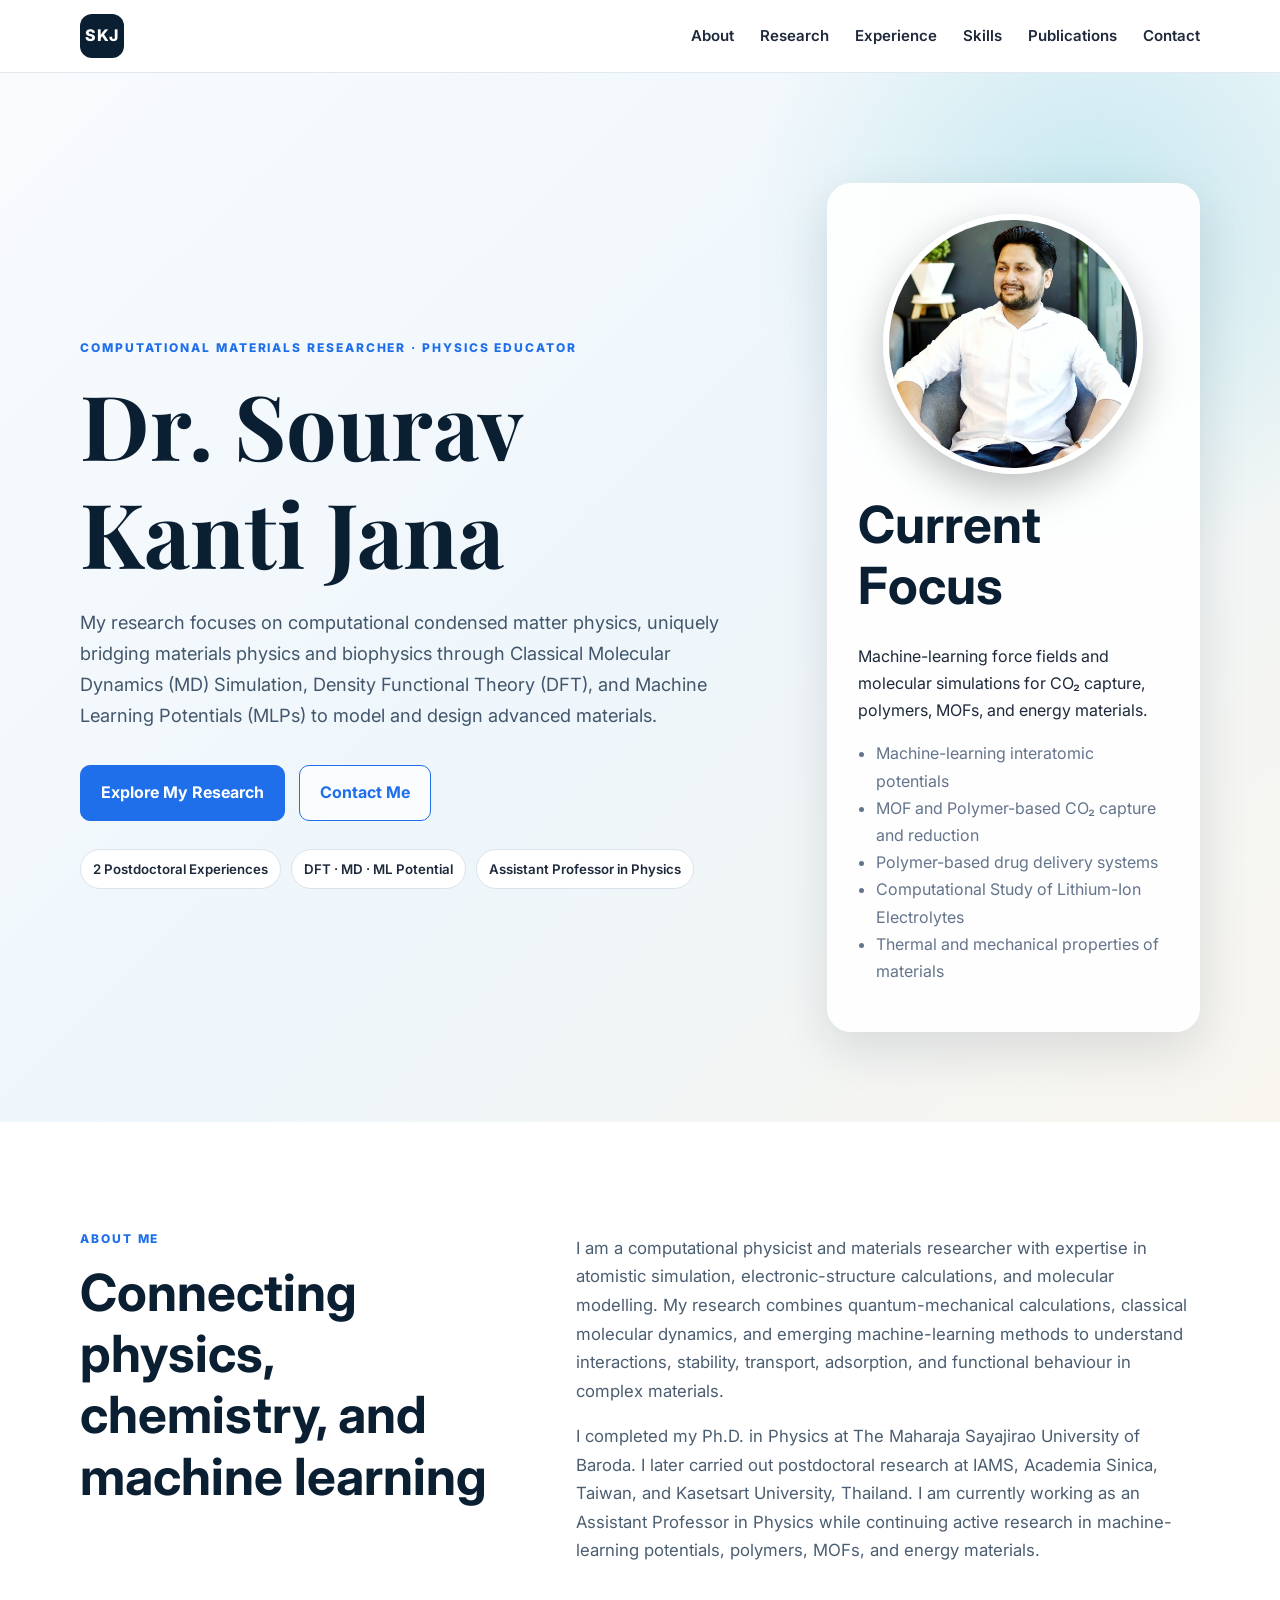
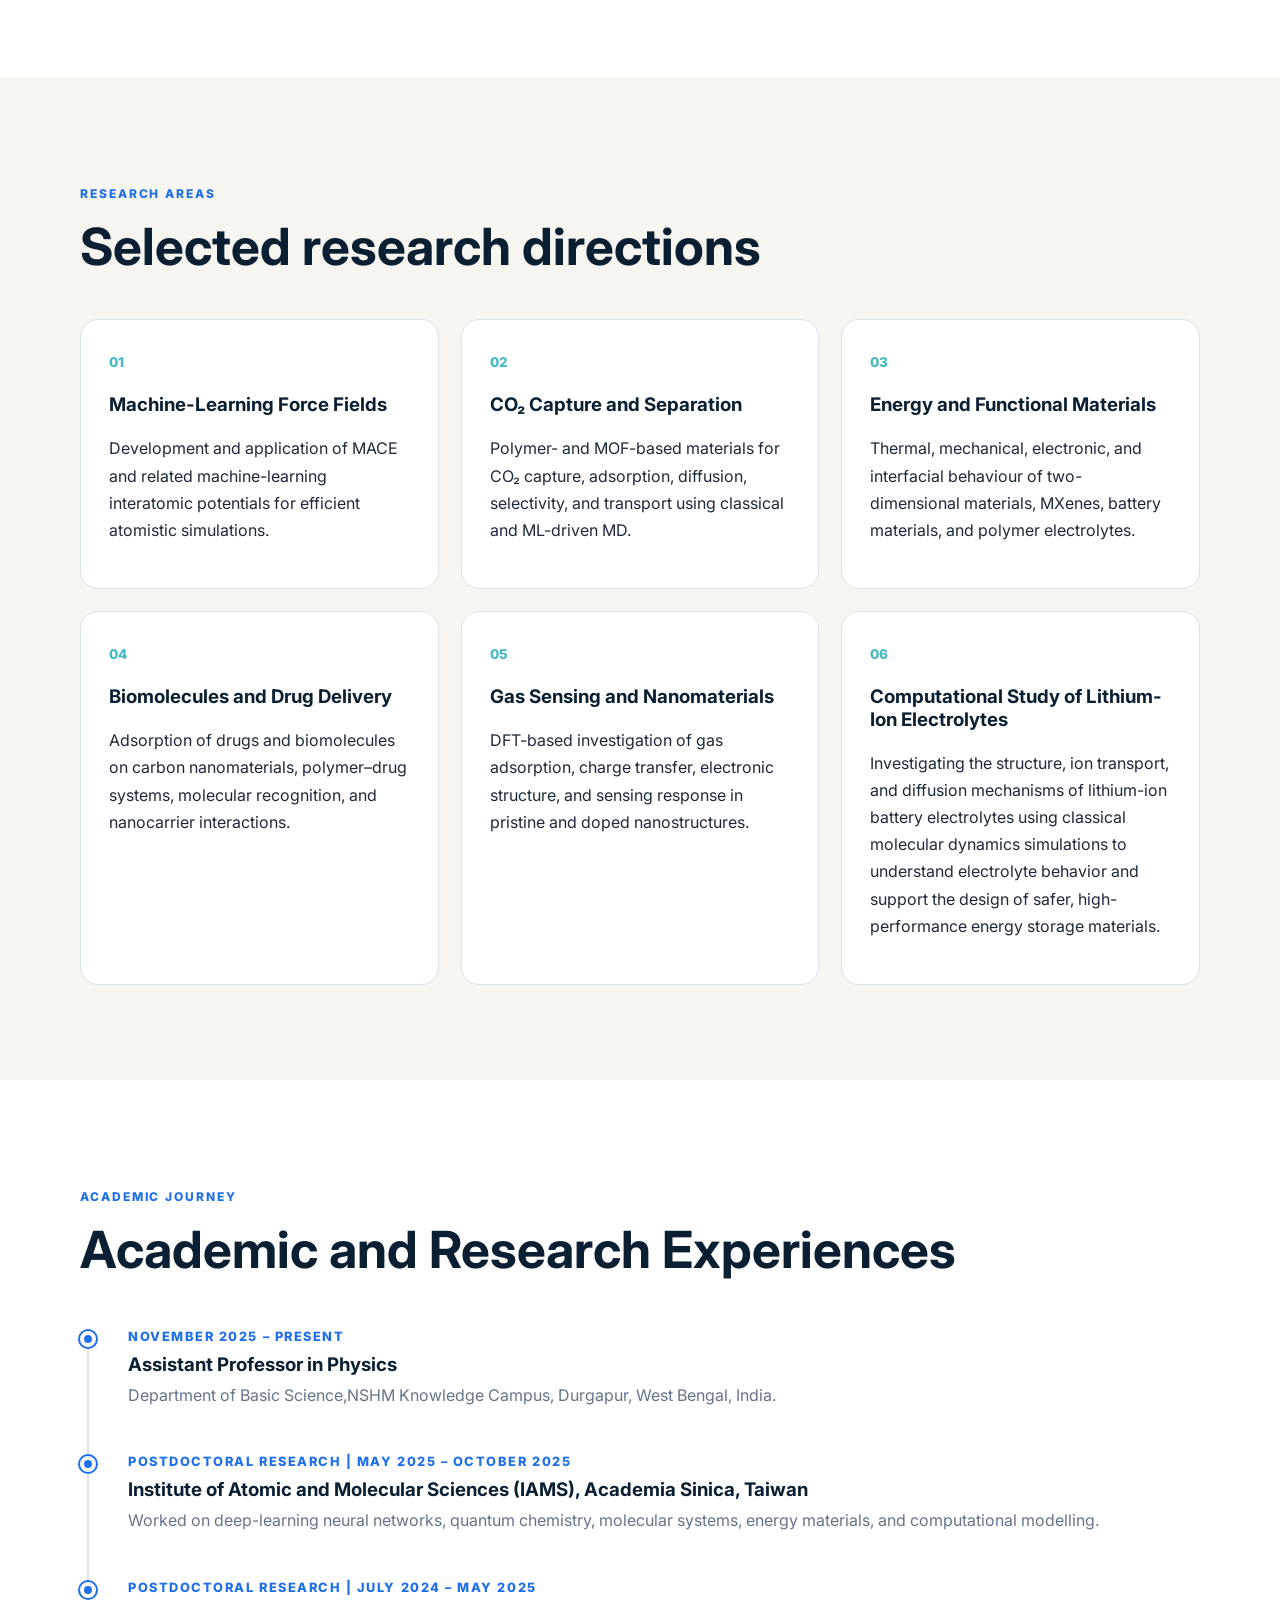
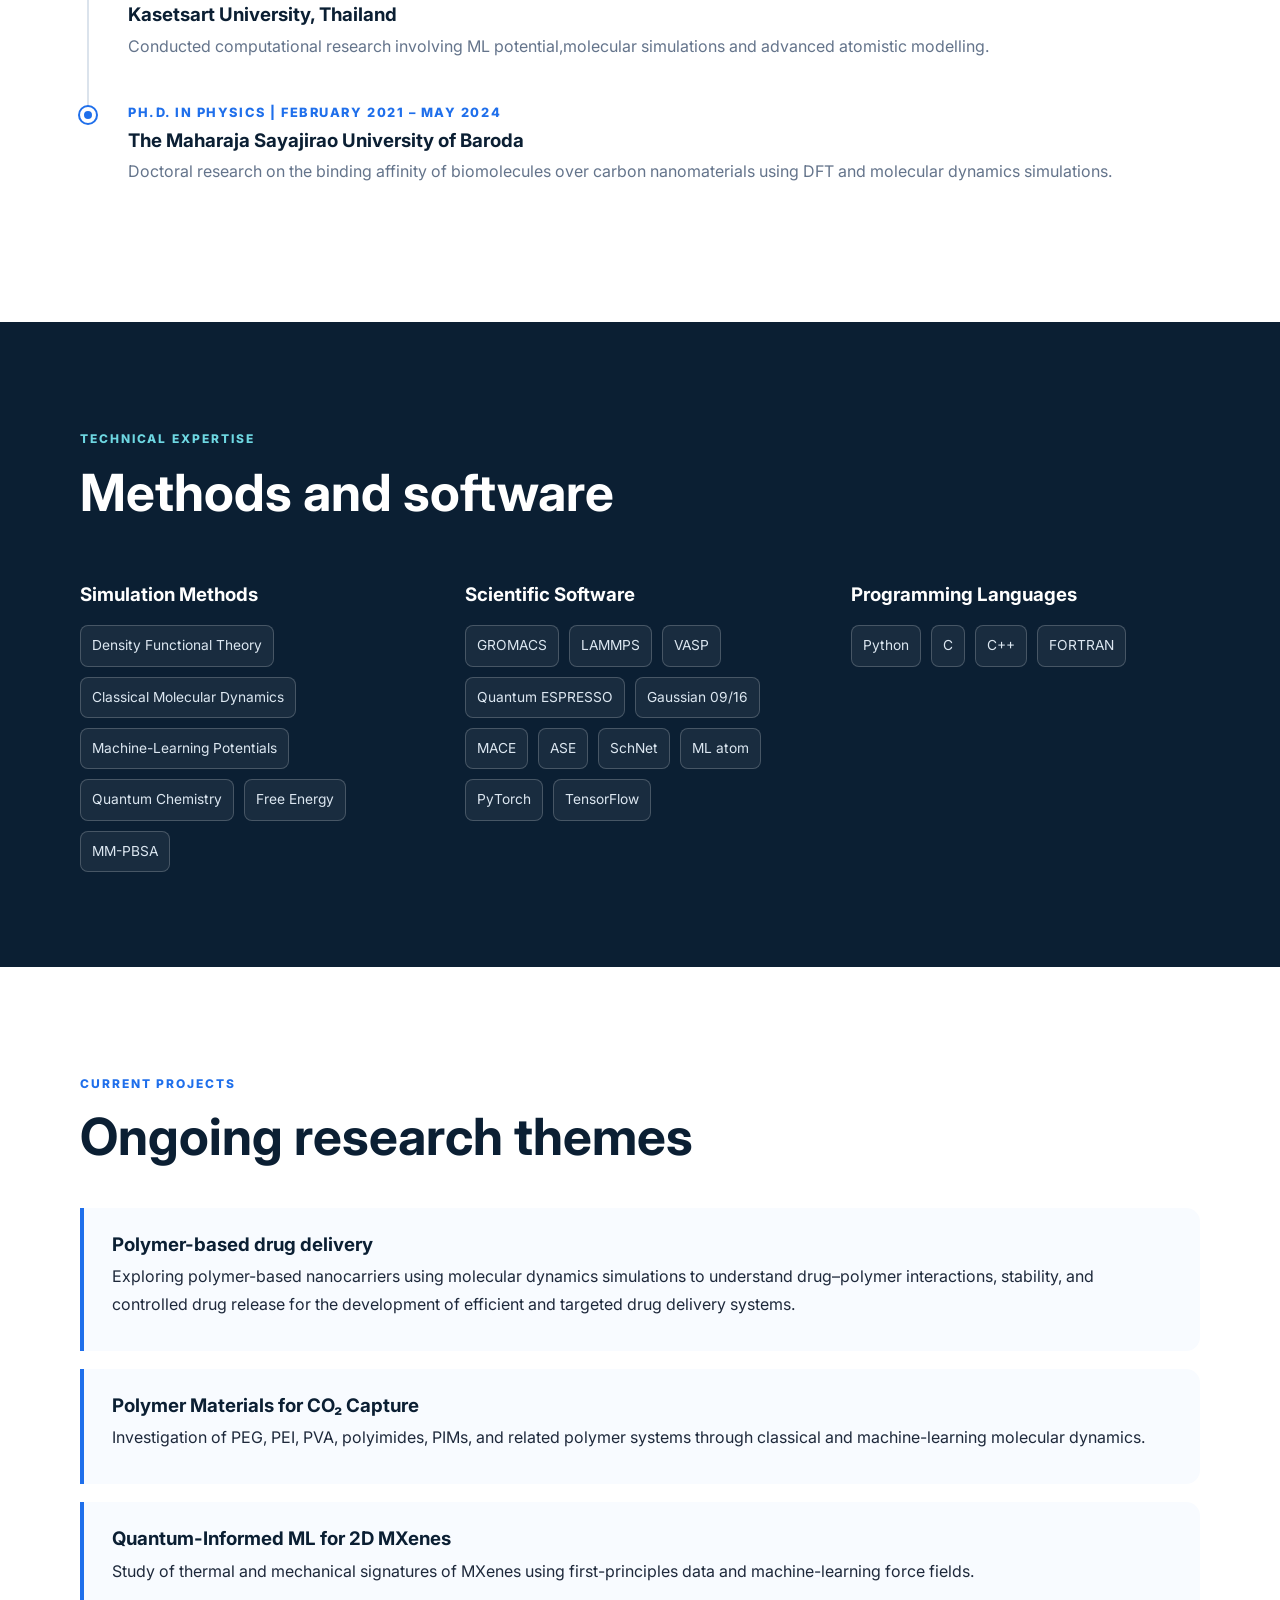
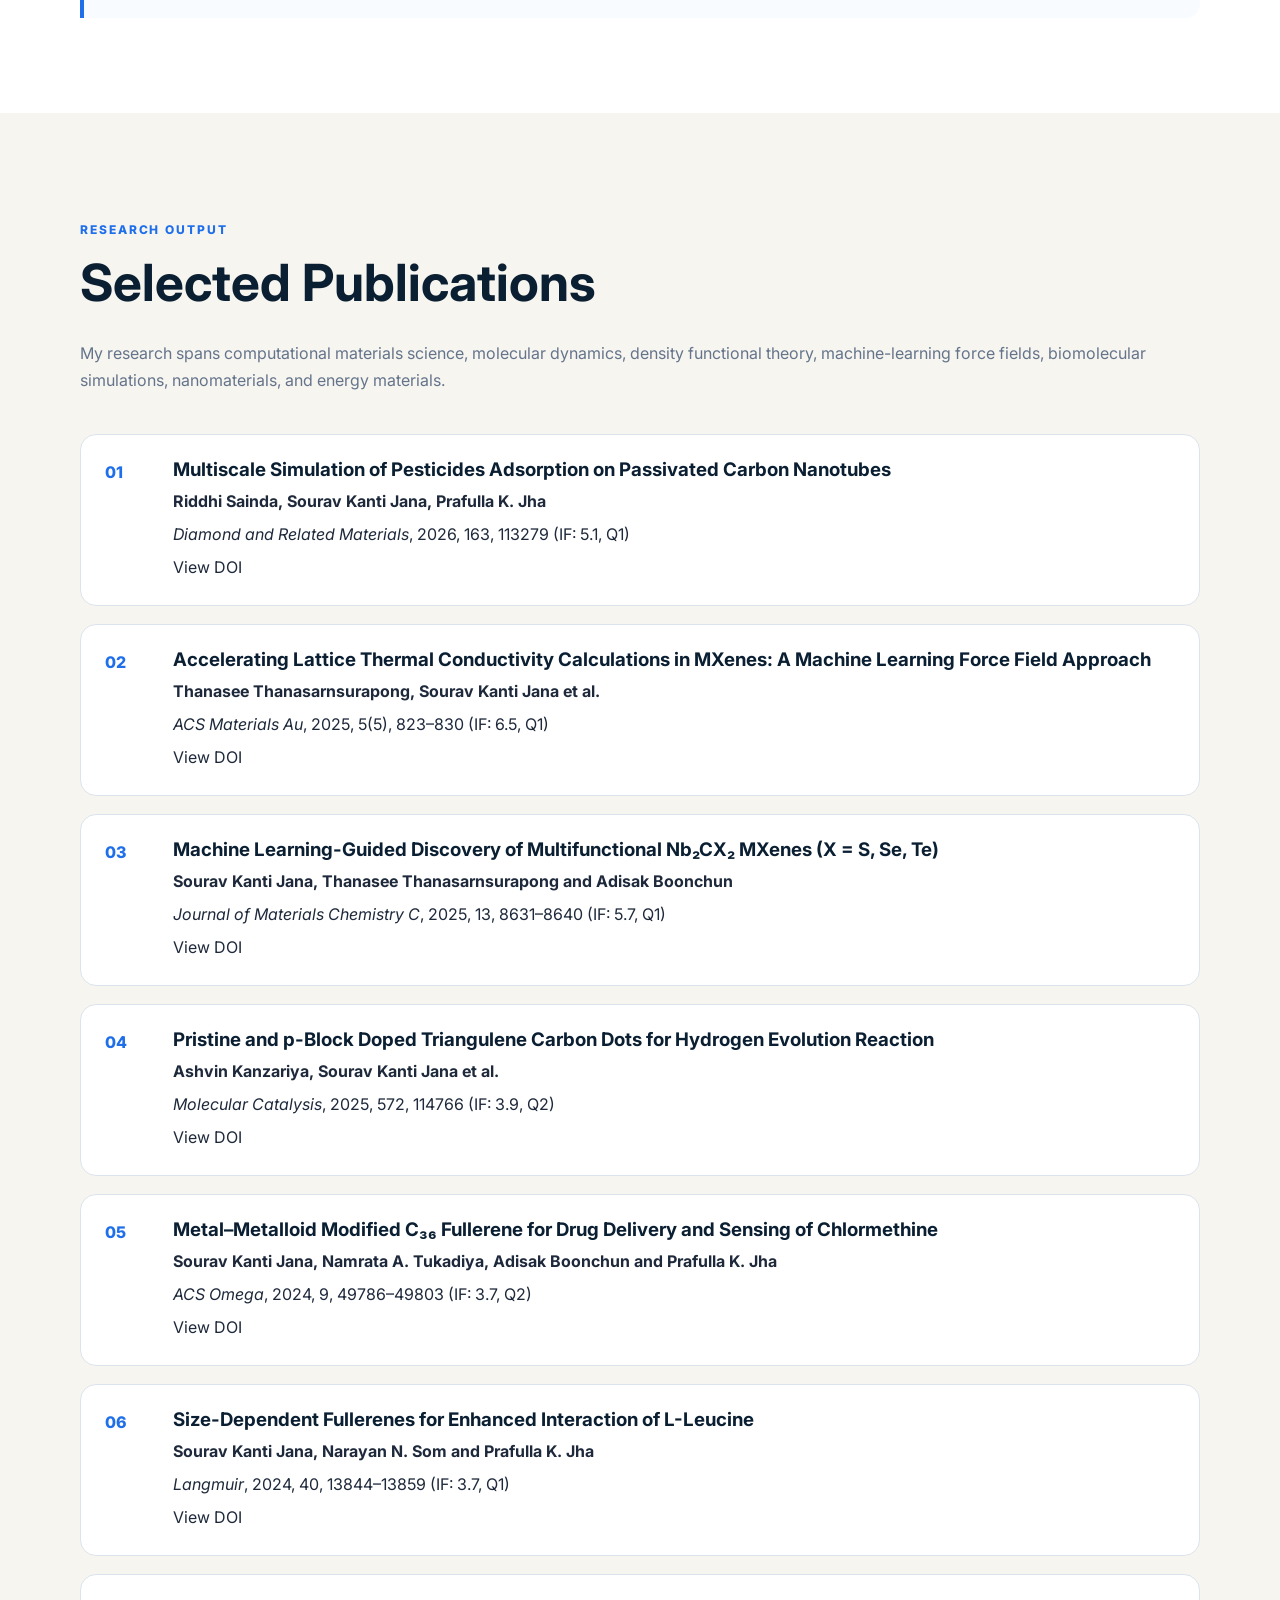
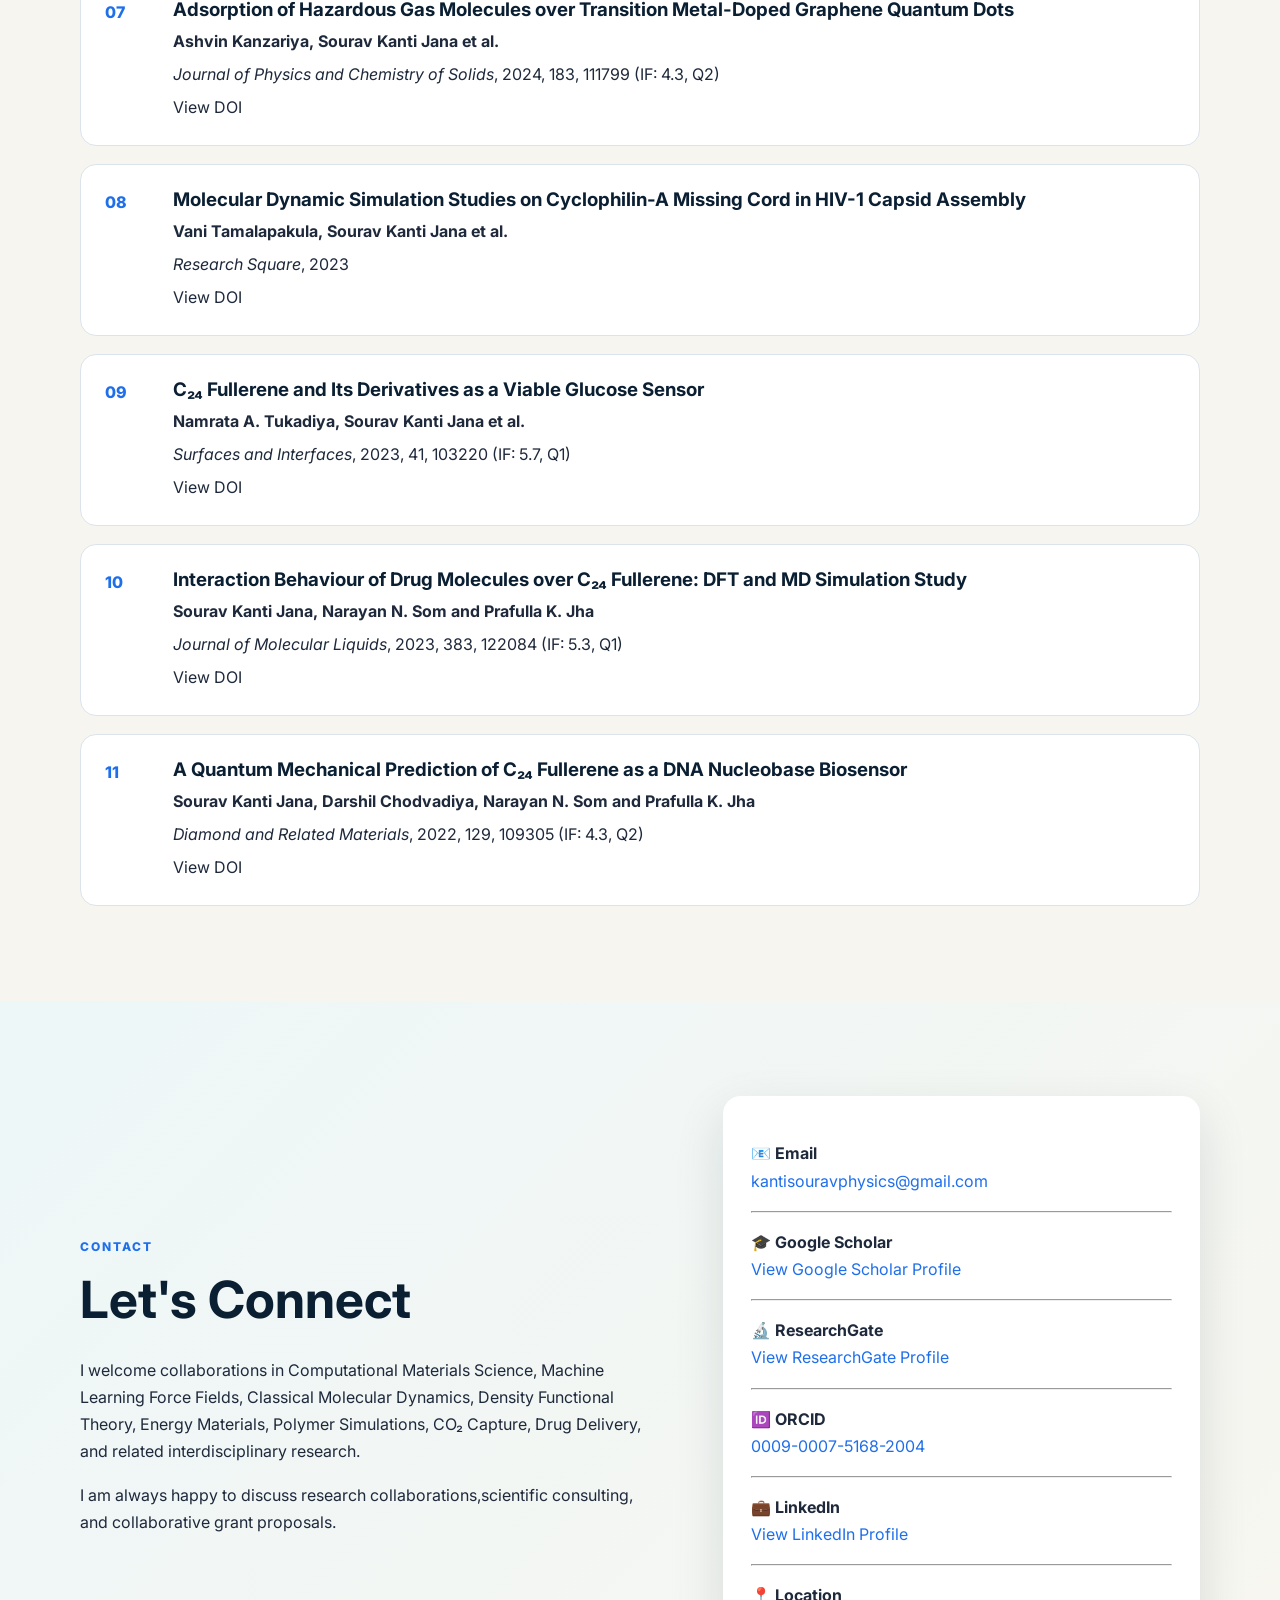
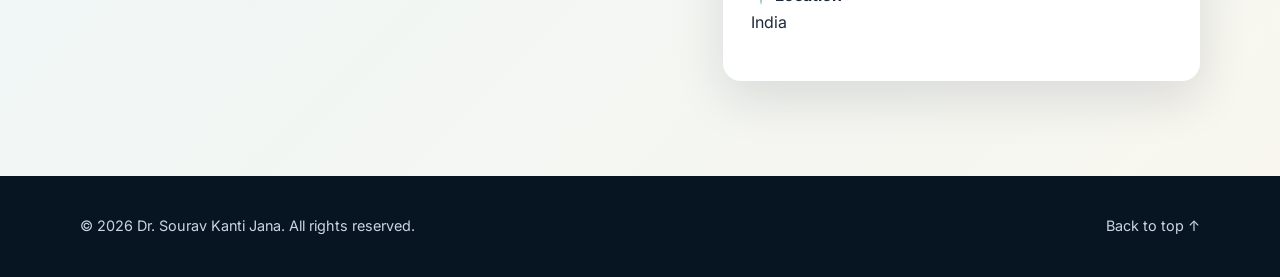
<file: index.html>
<!DOCTYPE html>
<html lang="en">
<head>

  <meta charset="UTF-8" />
  <meta name="viewport" content="width=device-width, initial-scale=1.0" />

  <!-- SEO -->
  <title>Dr. Sourav Kanti Jana | Computational Materials Researcher | Machine Learning Potentials | Molecular Dynamics | Density Functional Theory</title>

  <meta
    name="description"
    content="Official academic website of Dr. Sourav Kanti Jana. Assistant Professor and Computational Materials Researcher specializing in Machine Learning Potentials, Computational Condensed Matter Physics, Density Functional Theory (DFT), Molecular Dynamics (MD), CO₂ Capture, Polymer Simulations, Energy Materials, MXenes, Battery Materials, and Drug Delivery."
  />

  <meta
    name="keywords"
    content="Sourav Kanti Jana, Dr. Sourav Kanti Jana, Computational Materials Science, Computational Condensed Matter Physics, Machine Learning Potentials, MACE, Molecular Dynamics, Density Functional Theory, DFT, LAMMPS, GROMACS, VASP, CO2 Capture, Polymer Simulation, Energy Materials, MXenes, Battery Materials, Drug Delivery, Assistant Professor, Computational Physics"
  />

  <meta name="author" content="Dr. Sourav Kanti Jana" />

  <!-- Open Graph (Social Media Preview) -->
  <meta property="og:title" content="Dr. Sourav Kanti Jana | Computational Materials Researcher" />
  <meta
    property="og:description"
    content="Official academic website showcasing research in Machine Learning Potentials, Molecular Dynamics, Density Functional Theory, Computational Condensed Matter Physics, Energy Materials, and CO₂ Capture."
  />
  <meta property="og:type" content="website" />
  <meta property="og:url" content="https://souravkantijana.github.io/" />

  <!-- Google Fonts -->
  <link rel="preconnect" href="https://fonts.googleapis.com">
  <link rel="preconnect" href="https://fonts.gstatic.com" crossorigin>

  <link
    href="https://fonts.googleapis.com/css2?family=Inter:wght@400;500;600;700;800&family=Playfair+Display:wght@700&display=swap"
    rel="stylesheet"
  >

  <!-- Main CSS -->
  <link rel="stylesheet" href="style.css" />

</head>
<body>
  <header class="site-header">
    <div class="container nav-wrap">
      <a class="brand" href="#home">SKJ</a>
      <button class="menu-toggle" aria-label="Toggle navigation">☰</button>
      <nav class="nav-links">
        <a href="#about">About</a>
        <a href="#research">Research</a>
        <a href="#experience">Experience</a>
        <a href="#skills">Skills</a>
        <a href="#publications">Publications</a>
        <a href="#contact">Contact</a>
      </nav>
    </div>
  </header>

  <main>
    <section id="home" class="hero">
      <div class="container hero-grid">
        <div>
          <p class="eyebrow">Computational Materials Researcher · Physics Educator</p>
          <h1>Dr. Sourav Kanti Jana</h1>
          <p class="hero-text">
            My research focuses on
computational condensed matter physics, uniquely bridging materials physics and
biophysics through Classical Molecular Dynamics (MD) Simulation, Density Functional
Theory (DFT), and Machine Learning Potentials (MLPs) to model and design advanced
materials.
          </p>
         <div class="hero-actions">
    <a class="btn primary" href="#research">Explore My Research</a>

    <a class="btn secondary" href="#contact">
        Contact Me
    </a>
</div>
          <div class="quick-facts">
            <span>2 Postdoctoral Experiences</span>
            <span>DFT · MD · ML Potential</span>
            <span>Assistant Professor in Physics</span>
          </div>
        </div>

        <aside class="profile-card">
          <img src="assets/images/profile.jpg"
     alt="Dr. Sourav Kanti Jana"
     class="profile-image">
          <h2>Current Focus</h2>
          <p>Machine-learning force fields and molecular simulations for CO₂ capture, polymers, MOFs, and energy materials.</p>
          <ul>
            <li>Machine-learning interatomic potentials</li>
            <li>MOF and Polymer-based CO₂ capture and reduction</li>
            <li>Polymer-based drug delivery systems</li>
            <li>Computational Study of Lithium-Ion Electrolytes</li>
            <li>Thermal and mechanical properties of materials</li>
          </ul>
        </aside>
      </div>
    </section>

    <section id="about" class="section">
      <div class="container two-column">
        <div>
          <p class="section-label">About Me</p>
          <h2>Connecting physics, chemistry, and machine learning</h2>
        </div>
        <div class="prose">
          <p>
            I am a computational physicist and materials researcher with expertise in atomistic
            simulation, electronic-structure calculations, and molecular modelling. My research
            combines quantum-mechanical calculations, classical molecular dynamics, and emerging
            machine-learning methods to understand interactions, stability, transport, adsorption,
            and functional behaviour in complex materials.
          </p>
          <p>
            I completed my Ph.D. in Physics at The Maharaja Sayajirao University of Baroda. I later
            carried out postdoctoral research at IAMS, Academia Sinica, Taiwan, and Kasetsart
            University, Thailand. I am currently working as an Assistant Professor in Physics while
            continuing active research in machine-learning potentials, polymers, MOFs, and energy materials.
          </p>
        </div>
      </div>
    </section>

    <section id="research" class="section alt-bg">
      <div class="container">
        <p class="section-label">Research Areas</p>
        <h2>Selected research directions</h2>
        <div class="card-grid">
          <article class="research-card">
            <span class="card-number">01</span>
            <h3>Machine-Learning Force Fields</h3>
            <p>Development and application of MACE and related machine-learning interatomic potentials for efficient atomistic simulations.</p>
          </article>
          <article class="research-card">
            <span class="card-number">02</span>
            <h3>CO₂ Capture and Separation</h3>
            <p>Polymer- and MOF-based materials for CO₂ capture, adsorption, diffusion, selectivity, and transport using classical and ML-driven MD.</p>
          </article>
          <article class="research-card">
            <span class="card-number">03</span>
            <h3>Energy and Functional Materials</h3>
            <p>Thermal, mechanical, electronic, and interfacial behaviour of two-dimensional materials, MXenes, battery materials, and polymer electrolytes.</p>
          </article>
          <article class="research-card">
            <span class="card-number">04</span>
            <h3>Biomolecules and Drug Delivery</h3>
            <p>Adsorption of drugs and biomolecules on carbon nanomaterials, polymer–drug systems, molecular recognition, and nanocarrier interactions.</p>
          </article>
          <article class="research-card">
            <span class="card-number">05</span>
            <h3>Gas Sensing and Nanomaterials</h3>
            <p>DFT-based investigation of gas adsorption, charge transfer, electronic structure, and sensing response in pristine and doped nanostructures.</p>
          </article>
          <article class="research-card">
            <span class="card-number">06</span>
            <h3>Computational Study of Lithium-Ion Electrolytes</h3>
            <p>Investigating the structure, ion transport, and diffusion mechanisms of lithium-ion battery electrolytes using classical molecular dynamics simulations to understand electrolyte behavior and support the design of safer, high-performance energy storage materials.</p>
          </article>
        </div>
      </div>
    </section>

    <section id="experience" class="section">
      <div class="container">
        <p class="section-label">Academic Journey</p>
        <h2>Academic and Research Experiences</h2>
        <div class="timeline">
          <div class="timeline-item">
            <div class="timeline-marker"></div>
            <div>
              <p class="timeline-meta">November 2025 – Present</p>
              <h3>Assistant Professor in Physics</h3>
              <p>Department of Basic Science,NSHM Knowledge Campus, Durgapur, West Bengal, India.</p>
            </div>
          </div>
          <div class="timeline-item">
            <div class="timeline-marker"></div>
            <div>
              <p class="timeline-meta">Postdoctoral Research | May 2025 – October 2025</p>
              <h3>Institute of Atomic and Molecular Sciences (IAMS), Academia Sinica, Taiwan</h3>
              <p>Worked on deep-learning neural networks, quantum chemistry, molecular systems, energy materials, and computational modelling.</p>
            </div>
          </div>
          <div class="timeline-item">
            <div class="timeline-marker"></div>
            <div>
              <p class="timeline-meta">Postdoctoral Research | July 2024 – May 2025</p>
              <h3>Kasetsart University, Thailand</h3>
              <p>Conducted computational research involving ML potential,molecular simulations and advanced atomistic modelling.</p>
            </div>
          </div>
          <div class="timeline-item">
            <div class="timeline-marker"></div>
            <div>
              <p class="timeline-meta">Ph.D. in Physics | February 2021 – May 2024</p>
              <h3>The Maharaja Sayajirao University of Baroda</h3>
              <p>Doctoral research on the binding affinity of biomolecules over carbon nanomaterials using DFT and molecular dynamics simulations.</p>
            </div>
          </div>
        </div>
      </div>
    </section>

    <section id="skills" class="section dark-section">
      <div class="container">
        <p class="section-label light">Technical Expertise</p>
        <h2>Methods and software</h2>
        <div class="skills-grid">
          <div>
            <h3>Simulation Methods</h3>
            <div class="tag-list">
              <span>Density Functional Theory</span><span>Classical Molecular Dynamics</span><span>Machine-Learning Potentials</span><span>Quantum Chemistry</span><span>Free Energy</span><span>MM-PBSA</span>
            </div>
          </div>
          <div>
            <h3>Scientific Software</h3>
            <div class="tag-list">
              <span>GROMACS</span><span>LAMMPS</span><span>VASP</span><span>Quantum ESPRESSO</span><span>Gaussian 09/16</span><span>MACE</span><span>ASE</span><span>SchNet</span><span>ML atom</span><span>PyTorch</span><span>TensorFlow</span>
            </div>
          </div>
          <div>
            <h3>Programming
Languages</h3>
            <div class="tag-list">
              <span>Python</span><span>C</span><span>C++</span><span>FORTRAN</span>
            </div>
          </div>
        </div>
      </div>
    </section>

    <section id="projects" class="section">
      <div class="container">
        <p class="section-label">Current Projects</p>
        <h2>Ongoing research themes</h2>
        <div class="project-list">
          <article>
            <h3>Polymer-based drug delivery</h3>
            <p>Exploring polymer-based nanocarriers using molecular dynamics simulations to understand drug–polymer interactions, stability, and controlled drug release for the development of efficient and targeted drug delivery systems.</p>
          </article>
          <article>
            <h3>Polymer Materials for CO₂ Capture</h3>
            <p>Investigation of PEG, PEI, PVA, polyimides, PIMs, and related polymer systems through classical and machine-learning molecular dynamics.</p>
          </article>
          <article>
            <h3>Quantum-Informed ML for 2D MXenes</h3>
            <p>Study of thermal and mechanical signatures of  MXenes using first-principles data and machine-learning force fields.</p>
          </article>
        </div>
      </div>
    </section>

    <section id="publications" class="section alt-bg">
  <div class="container">
    <p class="section-label">Research Output</p>
    <h2>Selected Publications</h2>

    <p class="intro-note">
      My research spans computational materials science, molecular dynamics,
      density functional theory, machine-learning force fields, biomolecular
      simulations, nanomaterials, and energy materials.
    </p>

    <div class="publication-list">

      <article>
        <span>01</span>
        <div>
          <h3>Multiscale Simulation of Pesticides Adsorption on Passivated Carbon Nanotubes</h3>
          <p><strong>Riddhi Sainda, Sourav Kanti Jana, Prafulla K. Jha</strong></p>
          <p><em>Diamond and Related Materials</em>, 2026, 163, 113279 (IF: 5.1, Q1)</p>
          <a href="https://doi.org/10.1016/j.diamond.2025.113279" target="_blank">View DOI</a>
        </div>
      </article>

      <article>
        <span>02</span>
        <div>
          <h3>Accelerating Lattice Thermal Conductivity Calculations in MXenes: A Machine Learning Force Field Approach</h3>
          <p><strong>Thanasee Thanasarnsurapong, Sourav Kanti Jana et al.</strong></p>
          <p><em>ACS Materials Au</em>, 2025, 5(5), 823–830 (IF: 6.5, Q1)</p>
          <a href="https://doi.org/10.1021/acsmaterialsau.5c00043" target="_blank">View DOI</a>
        </div>
      </article>

      <article>
        <span>03</span>
        <div>
          <h3>Machine Learning-Guided Discovery of Multifunctional Nb₂CX₂ MXenes (X = S, Se, Te)</h3>
          <p><strong>Sourav Kanti Jana, Thanasee Thanasarnsurapong and Adisak Boonchun</strong></p>
          <p><em>Journal of Materials Chemistry C</em>, 2025, 13, 8631–8640 (IF: 5.7, Q1)</p>
          <a href="https://doi.org/10.1039/D4TC05430J" target="_blank">View DOI</a>
        </div>
      </article>

      <article>
        <span>04</span>
        <div>
          <h3>Pristine and p-Block Doped Triangulene Carbon Dots for Hydrogen Evolution Reaction</h3>
          <p><strong>Ashvin Kanzariya, Sourav Kanti Jana et al.</strong></p>
          <p><em>Molecular Catalysis</em>, 2025, 572, 114766 (IF: 3.9, Q2)</p>
          <a href="https://doi.org/10.1016/j.mcat.2024.114766" target="_blank">View DOI</a>
        </div>
      </article>

      <article>
        <span>05</span>
        <div>
          <h3>Metal–Metalloid Modified C₃₆ Fullerene for Drug Delivery and Sensing of Chlormethine</h3>
          <p><strong>Sourav Kanti Jana, Namrata A. Tukadiya, Adisak Boonchun and Prafulla K. Jha</strong></p>
          <p><em>ACS Omega</em>, 2024, 9, 49786–49803 (IF: 3.7, Q2)</p>
          <a href="https://doi.org/10.1021/acsomega.4c08490" target="_blank">View DOI</a>
        </div>
      </article>

      <article>
        <span>06</span>
        <div>
          <h3>Size-Dependent Fullerenes for Enhanced Interaction of L-Leucine</h3>
          <p><strong>Sourav Kanti Jana, Narayan N. Som and Prafulla K. Jha</strong></p>
          <p><em>Langmuir</em>, 2024, 40, 13844–13859 (IF: 3.7, Q1)</p>
          <a href="https://doi.org/10.1021/acs.langmuir.4c00806" target="_blank">View DOI</a>
        </div>
      </article>

      <article>
        <span>07</span>
        <div>
          <h3>Adsorption of Hazardous Gas Molecules over Transition Metal-Doped Graphene Quantum Dots</h3>
          <p><strong>Ashvin Kanzariya, Sourav Kanti Jana et al.</strong></p>
          <p><em>Journal of Physics and Chemistry of Solids</em>, 2024, 183, 111799 (IF: 4.3, Q2)</p>
          <a href="https://doi.org/10.1016/j.jpcs.2023.111799" target="_blank">View DOI</a>
        </div>
      </article>

      <article>
        <span>08</span>
        <div>
          <h3>Molecular Dynamic Simulation Studies on Cyclophilin-A Missing Cord in HIV-1 Capsid Assembly</h3>
          <p><strong>Vani Tamalapakula, Sourav Kanti Jana et al.</strong></p>
          <p><em>Research Square</em>, 2023</p>
          <a href="https://doi.org/10.21203/rs.3.rs-2765729/v1" target="_blank">View DOI</a>
        </div>
      </article>

      <article>
        <span>09</span>
        <div>
          <h3>C₂₄ Fullerene and Its Derivatives as a Viable Glucose Sensor</h3>
          <p><strong>Namrata A. Tukadiya, Sourav Kanti Jana et al.</strong></p>
          <p><em>Surfaces and Interfaces</em>, 2023, 41, 103220 (IF: 5.7, Q1)</p>
          <a href="https://doi.org/10.1016/j.surfin.2023.103220" target="_blank">View DOI</a>
        </div>
      </article>

      <article>
        <span>10</span>
        <div>
          <h3>Interaction Behaviour of Drug Molecules over C₂₄ Fullerene: DFT and MD Simulation Study</h3>
          <p><strong>Sourav Kanti Jana, Narayan N. Som and Prafulla K. Jha</strong></p>
          <p><em>Journal of Molecular Liquids</em>, 2023, 383, 122084 (IF: 5.3, Q1)</p>
          <a href="https://doi.org/10.1016/j.molliq.2023.122084" target="_blank">View DOI</a>
        </div>
      </article>

      <article>
        <span>11</span>
        <div>
          <h3>A Quantum Mechanical Prediction of C₂₄ Fullerene as a DNA Nucleobase Biosensor</h3>
          <p><strong>Sourav Kanti Jana, Darshil Chodvadiya, Narayan N. Som and Prafulla K. Jha</strong></p>
          <p><em>Diamond and Related Materials</em>, 2022, 129, 109305 (IF: 4.3, Q2)</p>
          <a href="https://doi.org/10.1016/j.diamond.2022.109305" target="_blank">View DOI</a>
        </div>
      </article>

    </div>
  </div>
</section>

    <section id="contact" class="section contact-section">
  <div class="container contact-grid">

    <div>
      <p class="section-label">Contact</p>

      <h2>Let's Connect</h2>

      <p>
        I welcome collaborations in Computational Materials Science,
        Machine Learning Force Fields, Classical Molecular Dynamics,
        Density Functional Theory, Energy Materials, Polymer Simulations,
        CO₂ Capture, Drug Delivery, and related interdisciplinary research.
      </p>

      <p>
        I am always happy to discuss research collaborations,scientific consulting, and collaborative grant proposals.
      </p>
    </div>

    <div class="contact-card">

      <p>
        📧 <strong>Email</strong><br>
        <a href="mailto:kantisouravphysics@gmail.com">
          kantisouravphysics@gmail.com
        </a>
      </p>

      <hr>

      <p>
        🎓 <strong>Google Scholar</strong><br>
        <a href="https://scholar.google.com/citations?user=EhmYvaQAAAAJ&hl=en"
           target="_blank">
          View Google Scholar Profile
        </a>
      </p>

      <hr>

      <p>
        🔬 <strong>ResearchGate</strong><br>
        <a href="https://www.researchgate.net/profile/Sourav-Jana-5"
           target="_blank">
          View ResearchGate Profile
        </a>
      </p>

      <hr>

      <p>
        🆔 <strong>ORCID</strong><br>
        <a href="https://orcid.org/0009-0007-5168-2004"
           target="_blank">
          0009-0007-5168-2004
        </a>
      </p>

      <hr>

      <p>
        💼 <strong>LinkedIn</strong><br>
        <a href="https://www.linkedin.com/in/dr-sourav-jana-aa7b23217"
           target="_blank">
          View LinkedIn Profile
        </a>
      </p>

      <hr>

      <p>
        📍 <strong>Location</strong><br>
        India
      </p>

    </div>

  </div>
</section>
  </main>

  <footer>
    <div class="container footer-wrap">
      <p>© <span id="year"></span> Dr. Sourav Kanti Jana. All rights reserved.</p>
      <a href="#home">Back to top ↑</a>
    </div>
  </footer>

  <script src="script.js"></script>
</body>
</html>
</file>
<file: style.css>
:root {
  --navy: #0b1f33;
  --blue: #1f6feb;
  --cyan: #43b9c6;
  --cream: #f7f5ef;
  --white: #ffffff;
  --text: #1e293b;
  --muted: #64748b;
  --border: #dbe3ec;
  --shadow: 0 18px 50px rgba(15, 23, 42, 0.12);
}

* { box-sizing: border-box; }
html { scroll-behavior: smooth; }
body {
  margin: 0;
  font-family: "Inter", sans-serif;
  color: var(--text);
  background: var(--white);
  line-height: 1.7;
}

a { color: inherit; text-decoration: none; }
.container { width: min(1120px, 92%); margin: 0 auto; }

.site-header {
  position: sticky;
  top: 0;
  z-index: 20;
  background: rgba(255,255,255,0.93);
  backdrop-filter: blur(12px);
  border-bottom: 1px solid rgba(219,227,236,0.8);
}
.nav-wrap { display: flex; align-items: center; justify-content: space-between; min-height: 72px; }
.brand {
  display: grid; place-items: center;
  width: 44px; height: 44px;
  border-radius: 12px;
  background: var(--navy); color: white;
  font-weight: 800; letter-spacing: .5px;
}
.nav-links { display: flex; gap: 26px; font-size: .94rem; font-weight: 600; }
.nav-links a:hover { color: var(--blue); }
.menu-toggle { display: none; border: 0; background: none; font-size: 1.5rem; }

.hero {
  background:
    radial-gradient(circle at 85% 15%, rgba(67,185,198,.24), transparent 24%),
    linear-gradient(135deg, #f9fbfd 0%, #eef6fb 52%, #f8f5ee 100%);
  padding: 110px 0 90px;
}
.hero-grid { display: grid; grid-template-columns: 1.45fr .8fr; gap: 70px; align-items: center; }
.eyebrow, .section-label { text-transform: uppercase; letter-spacing: .16em; font-size: .75rem; font-weight: 800; color: var(--blue); }
h1, h2, h3 { line-height: 1.2; }
h1 { font-family: "Playfair Display", serif; font-size: clamp(3rem, 7vw, 5.6rem); margin: 12px 0 22px; color: var(--navy); }
h2 { font-size: clamp(2rem, 4vw, 3.2rem); margin: 8px 0 26px; color: var(--navy); }
h3 { color: var(--navy); }
.hero-text { max-width: 720px; font-size: 1.14rem; color: #42566c; }
.hero-actions { display: flex; gap: 14px; margin-top: 34px; flex-wrap: wrap; }
.btn { padding: 13px 20px; border-radius: 10px; font-weight: 700; border: 1px solid var(--blue); }
.btn.primary { background: var(--blue); color: white; }
.btn.secondary { color: var(--blue); background: rgba(255,255,255,.7); }
.quick-facts { display: flex; flex-wrap: wrap; gap: 10px; margin-top: 28px; }
.quick-facts span { background: white; border: 1px solid var(--border); padding: 8px 12px; border-radius: 999px; font-size: .83rem; font-weight: 600; }

.profile-card { background: rgba(255,255,255,.92); border: 1px solid white; box-shadow: var(--shadow); padding: 30px; border-radius: 24px; }
.profile-photo { width: 92px; height: 92px; border-radius: 22px; display: grid; place-items: center; background: linear-gradient(135deg, var(--navy), var(--blue)); color: white; font-size: 1.8rem; font-weight: 800; margin-bottom: 24px; }
.profile-card ul { padding-left: 18px; color: var(--muted); }

.section { padding: 95px 0; }
.alt-bg { background: var(--cream); }
.two-column { display: grid; grid-template-columns: .8fr 1.2fr; gap: 80px; }
.prose { font-size: 1.05rem; color: #4b5e71; }
.card-grid { display: grid; grid-template-columns: repeat(3, 1fr); gap: 22px; margin-top: 42px; }
.research-card { background: white; border: 1px solid var(--border); border-radius: 18px; padding: 28px; transition: transform .2s ease, box-shadow .2s ease; }
.research-card:hover { transform: translateY(-5px); box-shadow: var(--shadow); }
.card-number { color: var(--cyan); font-weight: 800; font-size: .84rem; }

.timeline { margin-top: 45px; }
.timeline-item { display: grid; grid-template-columns: 24px 1fr; gap: 24px; padding-bottom: 42px; position: relative; }
.timeline-item::before { content: ""; position: absolute; left: 7px; top: 18px; bottom: -5px; width: 2px; background: var(--border); }
.timeline-item:last-child::before { display: none; }
.timeline-marker { width: 16px; height: 16px; border: 4px solid white; background: var(--blue); border-radius: 50%; box-shadow: 0 0 0 2px var(--blue); margin-top: 5px; z-index: 1; }
.timeline-meta { color: var(--blue); font-weight: 800; font-size: .8rem; text-transform: uppercase; letter-spacing: .12em; margin: 0; }
.timeline-item h3 { margin: 6px 0; }
.timeline-item p:last-child { color: var(--muted); margin: 0; }

.dark-section { background: var(--navy); color: #dce7f1; }
.dark-section h2, .dark-section h3 { color: white; }
.section-label.light { color: #6ed7e2; }
.skills-grid { display: grid; grid-template-columns: repeat(3, 1fr); gap: 36px; margin-top: 42px; }
.tag-list { display: flex; flex-wrap: wrap; gap: 10px; }
.tag-list span { border: 1px solid rgba(255,255,255,.2); background: rgba(255,255,255,.06); padding: 8px 11px; border-radius: 8px; font-size: .86rem; }

.project-list, .publication-list { display: grid; gap: 18px; margin-top: 40px; }
.project-list article { padding: 26px 28px; border-left: 4px solid var(--blue); background: #f8fbff; border-radius: 0 14px 14px 0; }
.project-list h3, .project-list p { margin: 0 0 7px; }
.intro-note { color: var(--muted); }
.publication-list article { display: grid; grid-template-columns: 48px 1fr; gap: 20px; background: white; border: 1px solid var(--border); border-radius: 16px; padding: 24px; }
.publication-list article > span { color: var(--blue); font-weight: 800; }
.publication-list h3, .publication-list p { margin: 0 0 6px; }

.contact-section { background: linear-gradient(135deg, #edf7f8, #f8f6ef); }
.contact-grid { display: grid; grid-template-columns: 1.1fr .9fr; gap: 60px; align-items: center; }
.contact-card { background: white; border-radius: 18px; padding: 28px; box-shadow: var(--shadow); }
.contact-card a { color: var(--blue); }

footer { background: #071522; color: #cbd5e1; padding: 24px 0; }
.footer-wrap { display: flex; justify-content: space-between; gap: 20px; align-items: center; font-size: .9rem; }

@media (max-width: 900px) {
  .hero-grid, .two-column, .contact-grid { grid-template-columns: 1fr; gap: 40px; }
  .card-grid, .skills-grid { grid-template-columns: 1fr 1fr; }
  .nav-links { display: none; position: absolute; top: 72px; left: 0; right: 0; background: white; flex-direction: column; padding: 20px 4%; border-bottom: 1px solid var(--border); }
  .nav-links.open { display: flex; }
  .menu-toggle { display: block; }
}

@media (max-width: 620px) {
  .hero { padding-top: 78px; }
  .card-grid, .skills-grid { grid-template-columns: 1fr; }
  .section { padding: 72px 0; }
  .footer-wrap { flex-direction: column; align-items: flex-start; }
}
/* ===============================
   Profile Photo
================================= */

.profile-image{
    width:260px;
    height:260px;
    object-fit:cover;
    border-radius:50%;
    border:6px solid rgba(255,255,255,0.95);
    box-shadow:0 15px 40px rgba(0,0,0,.25);
    display:block;
    margin:0 auto 20px;
    transition:0.4s ease;
}

.profile-image:hover{
    transform:scale(1.04);
}
</file>
